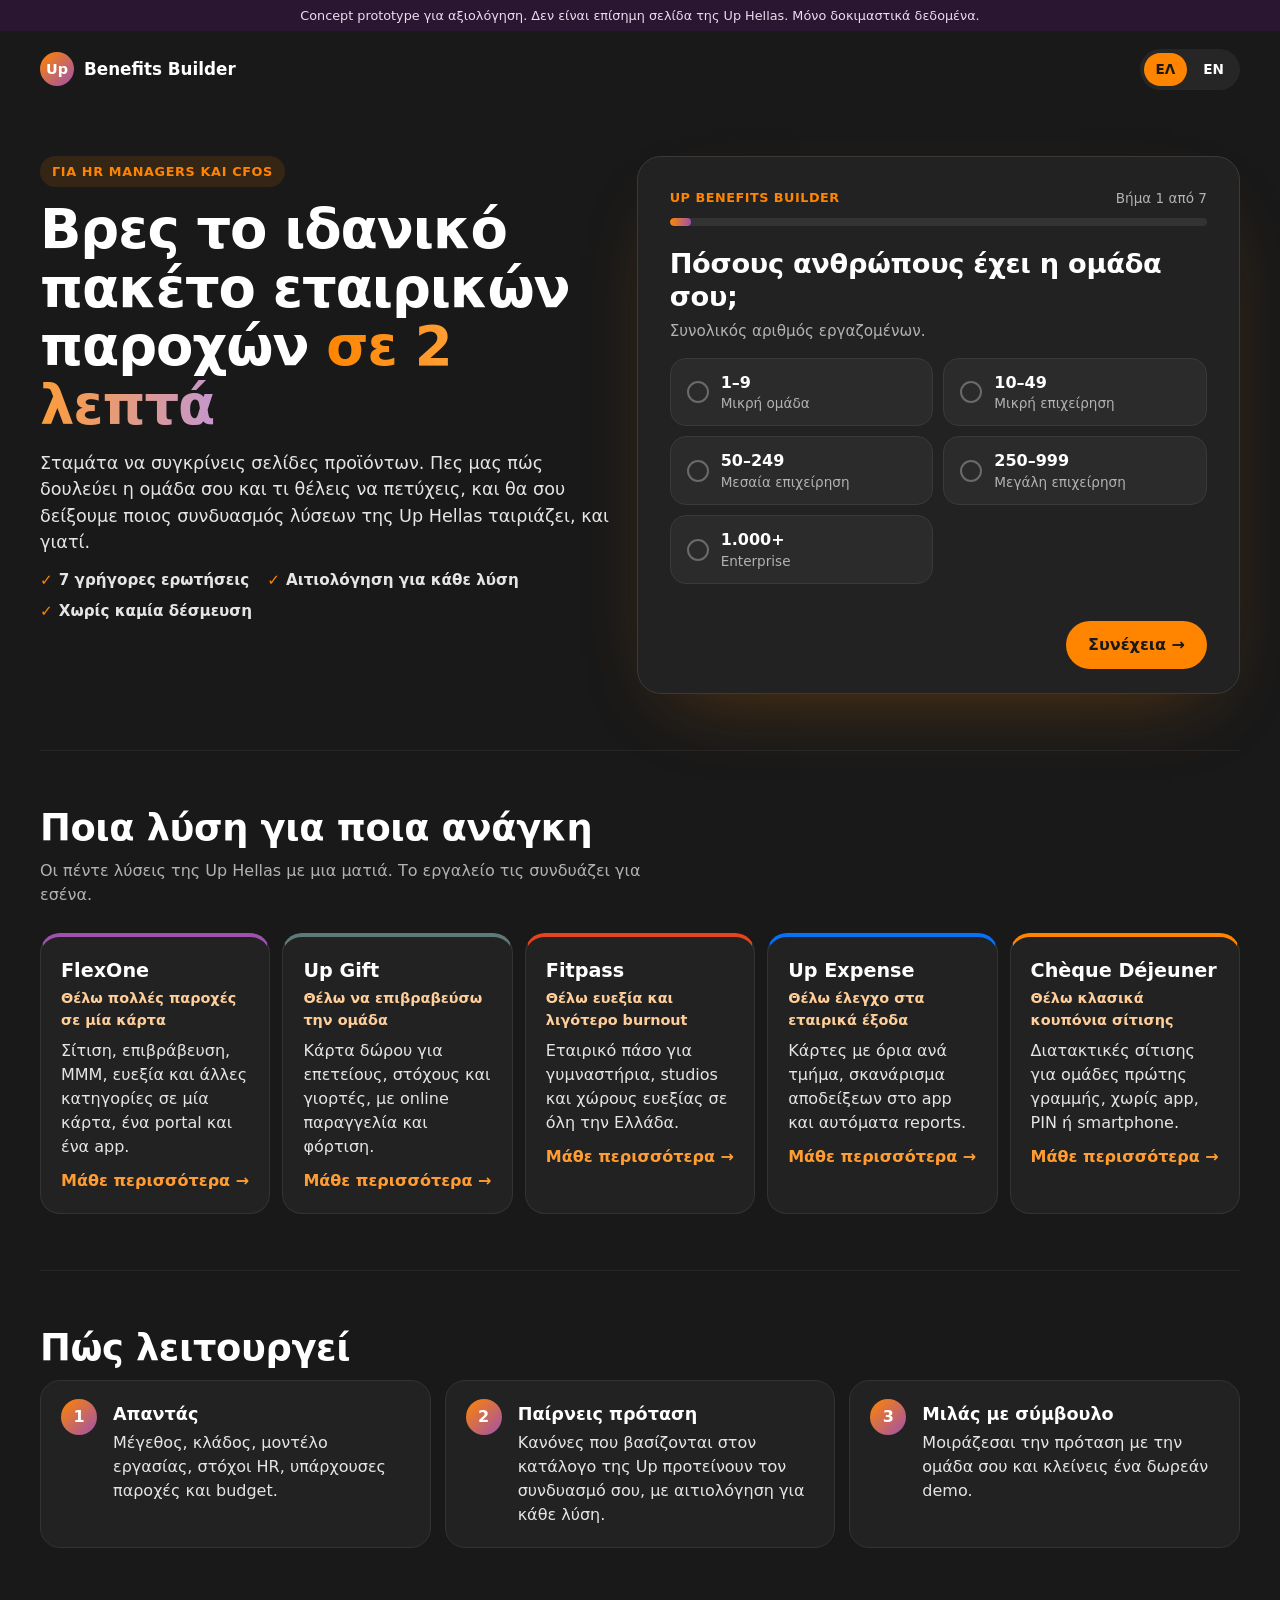
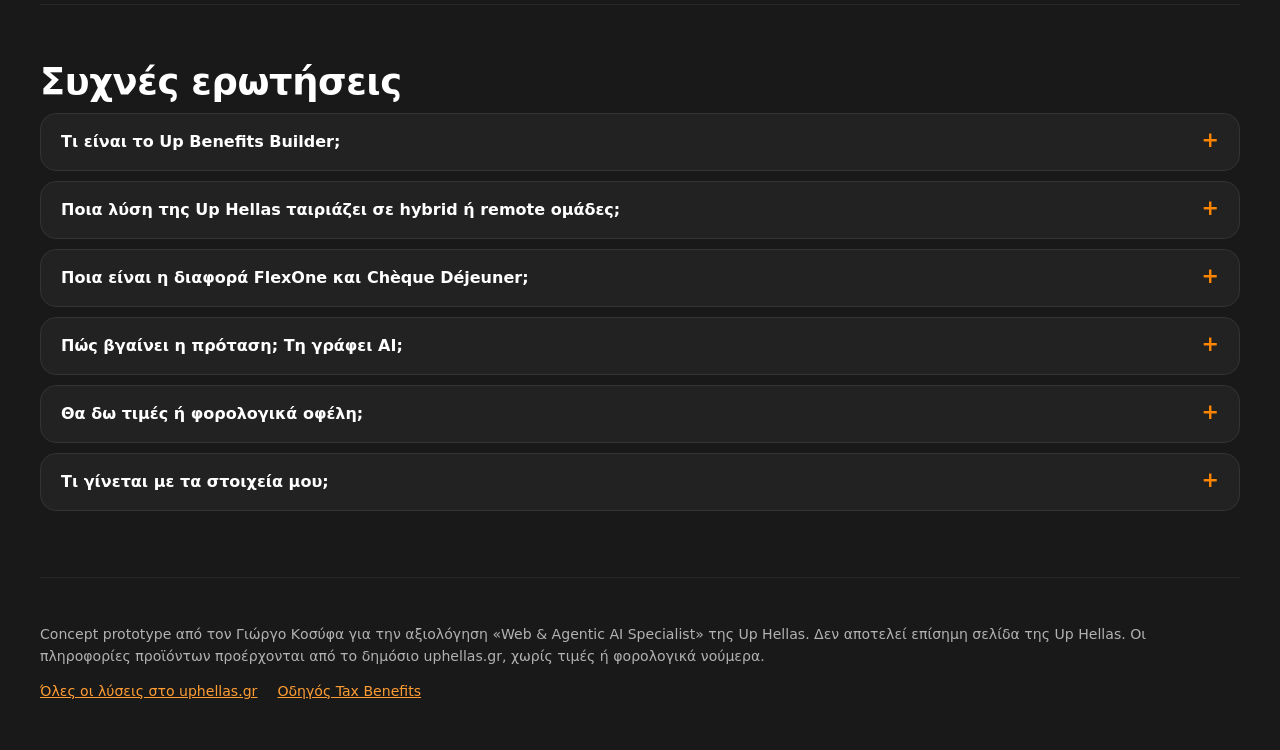
<file: repo/index.html>
<!DOCTYPE html>
<html lang="el">
<head>
<meta charset="utf-8">
<meta name="viewport" content="width=device-width, initial-scale=1">
<title>Up Benefits Builder: Βρες το ιδανικό πακέτο εταιρικών παροχών σε 2 λεπτά</title>
<meta name="description" content="Απάντησε σε 7 γρήγορες ερωτήσεις και δες ποιος συνδυασμός FlexOne, Up Gift, Fitpass, Up Expense και Chèque Déjeuner ταιριάζει στην ομάδα σου, με αιτιολόγηση για κάθε λύση.">
<meta name="robots" content="index, follow, max-image-preview:large">
<link rel="canonical" href="https://giorgoskosyfas.github.io/up-benefits-builder/">
<link rel="alternate" hreflang="el" href="https://giorgoskosyfas.github.io/up-benefits-builder/">
<link rel="alternate" hreflang="en" href="https://giorgoskosyfas.github.io/up-benefits-builder/en/">
<link rel="alternate" hreflang="x-default" href="https://giorgoskosyfas.github.io/up-benefits-builder/">
<meta name="theme-color" content="#191919">
<meta property="og:type" content="website">
<meta property="og:site_name" content="Up Benefits Builder">
<meta property="og:locale" content="el_GR">
<meta property="og:locale:alternate" content="en_GB">
<meta property="og:url" content="https://giorgoskosyfas.github.io/up-benefits-builder/">
<meta property="og:title" content="Ποιες εταιρικές παροχές ταιριάζουν στην ομάδα σου; Μάθε σε 2 λεπτά">
<meta property="og:description" content="Απάντησε σε 7 γρήγορες ερωτήσεις και δες ποιος συνδυασμός FlexOne, Up Gift, Fitpass, Up Expense και Chèque Déjeuner ταιριάζει στην ομάδα σου, με αιτιολόγηση για κάθε λύση.">
<meta property="og:image" content="https://giorgoskosyfas.github.io/up-benefits-builder/assets/og-el.png">
<meta property="og:image:width" content="1200">
<meta property="og:image:height" content="630">
<meta property="og:image:alt" content="Ποιες εταιρικές παροχές ταιριάζουν στην ομάδα σου; Μάθε σε 2 λεπτά">
<meta name="twitter:card" content="summary_large_image">
<meta name="twitter:title" content="Ποιες εταιρικές παροχές ταιριάζουν στην ομάδα σου; Μάθε σε 2 λεπτά">
<meta name="twitter:description" content="Απάντησε σε 7 γρήγορες ερωτήσεις και δες ποιος συνδυασμός FlexOne, Up Gift, Fitpass, Up Expense και Chèque Déjeuner ταιριάζει στην ομάδα σου, με αιτιολόγηση για κάθε λύση.">
<meta name="twitter:image" content="https://giorgoskosyfas.github.io/up-benefits-builder/assets/og-el.png">
<link rel="icon" href="data:image/svg+xml,%3Csvg xmlns='http://www.w3.org/2000/svg' viewBox='0 0 64 64'%3E%3Cdefs%3E%3ClinearGradient id='g' x1='0' y1='0' x2='1' y2='1'%3E%3Cstop offset='0' stop-color='%23ff8500'/%3E%3Cstop offset='1' stop-color='%239f51ae'/%3E%3C/linearGradient%3E%3C/defs%3E%3Ccircle cx='32' cy='32' r='32' fill='url(%23g)'/%3E%3Ctext x='32' y='42' font-family='Arial' font-weight='700' font-size='26' text-anchor='middle' fill='white'%3EUp%3C/text%3E%3C/svg%3E">
<style>:root{--o:#ff8500;--p:#9f51ae;--bg:#191919;--line:#333;--mut:#b2b2b2}
*{box-sizing:border-box}html{-webkit-text-size-adjust:100%}
body{margin:0;background:var(--bg);color:#fff;font-family:Linotte,Nunito,"Segoe UI",ui-rounded,system-ui,-apple-system,Roboto,Arial,sans-serif;line-height:1.5;-webkit-font-smoothing:antialiased}
a{color:#ff9d33}
.skip{position:absolute;left:-999px;top:8px;background:#fff;color:#191919;padding:8px 14px;border-radius:99px;z-index:9}.skip:focus{left:8px}
.strip{background:#2a1630;color:#ecdcef;font-size:.8rem;text-align:center;padding:6px 16px}
.wrap{max-width:1240px;margin:0 auto;padding:0 20px}
header.site{display:flex;justify-content:space-between;align-items:center;padding:18px 0}
.brand{display:flex;align-items:center;gap:10px;font-weight:800;font-size:1.05rem;color:#fff;text-decoration:none}
.brand i{display:inline-grid;place-items:center;width:34px;height:34px;border-radius:50%;background:linear-gradient(135deg,var(--o),var(--p));font-style:normal;font-size:.9rem;color:#fff}
.lang{display:flex;gap:4px;background:#262626;border-radius:99px;padding:4px}
.lang a,.lang span{padding:6px 12px;border-radius:99px;font-size:.85rem;font-weight:700;text-decoration:none;color:#fff}
.lang span{background:var(--o);color:#191919}
.hero{display:grid;gap:22px;padding:12px 0 56px}
.eyebrow{display:inline-block;font-size:.8rem;font-weight:800;letter-spacing:.05em;text-transform:uppercase;color:var(--o);background:rgba(255,133,0,.12);padding:6px 12px;border-radius:99px}
h1{font-size:clamp(2rem,6vw,3.4rem);line-height:1.08;letter-spacing:-.02em;margin:14px 0 14px;font-weight:800}
h1 span{background:linear-gradient(90deg,var(--o),#ff9d33 40%,#c697ce);-webkit-background-clip:text;background-clip:text;color:transparent}
.lead{font-size:1rem;color:#e5e5e5;max-width:36em;margin:0 0 14px}@media(min-width:600px){.lead{font-size:1.1rem}}
.ticks{list-style:none;padding:0;margin:0;display:flex;flex-wrap:wrap;gap:8px 18px;color:#e5e5e5;font-weight:700;font-size:.95rem}
.ticks li::before{content:"✓";color:var(--o);margin-right:6px}
@media(min-width:960px){.hero{grid-template-columns:1fr 1.05fr;align-items:start;padding-top:48px}.hero-copy{position:sticky;top:32px}}#ubb-root{min-height:520px}.ubb{--ubb-orange:#ff8500;--ubb-orange-2:#ff9d33;--ubb-purple:#9f51ae;--ubb-bg:#222;--ubb-bg-2:#2b2b2b;--ubb-line:#3a3a3a;--ubb-text:#fff;--ubb-muted:#b2b2b2;--ubb-err:#ff8a7a;  font-family:Linotte,Nunito,"Segoe UI",ui-rounded,system-ui,-apple-system,Roboto,Arial,sans-serif;color:var(--ubb-text);  background:var(--ubb-bg);border:1px solid var(--ubb-line);border-radius:24px;padding:24px 20px 20px;box-shadow:0 30px 80px -40px rgba(255,133,0,.35);  line-height:1.45;-webkit-font-smoothing:antialiased;text-align:left}.ubb *,.ubb *::before,.ubb *::after{box-sizing:border-box}.ubb :focus-visible{outline:3px solid var(--ubb-orange-2);outline-offset:2px;border-radius:8px}.ubb [data-focus]:focus{outline:none}.ubb-top{display:flex;justify-content:space-between;align-items:center;gap:12px;margin-bottom:10px}.ubb-eyebrow{font-size:.8rem;font-weight:700;letter-spacing:.04em;text-transform:uppercase;color:var(--ubb-orange)}.ubb-count{font-size:.85rem;color:var(--ubb-muted);font-variant-numeric:tabular-nums}.ubb-progress{height:8px;border-radius:99px;background:#333;overflow:hidden;margin-bottom:22px}.ubb-progress span{display:block;height:100%;border-radius:99px;background:linear-gradient(90deg,var(--ubb-orange),var(--ubb-purple));transition:width .35s ease}.ubb fieldset{border:0;margin:0;padding:0;min-width:0}.ubb legend{padding:0;margin-bottom:16px;width:100%}.ubb-q{display:block;font-size:1.45rem;font-weight:800;line-height:1.2;letter-spacing:-.01em}.ubb-hint{display:block;margin-top:6px;color:var(--ubb-muted);font-size:.95rem}.ubb-opts{display:grid;gap:10px}.ubb-opt{position:relative;display:flex;align-items:center;gap:12px;min-height:56px;padding:12px 16px;border:1.5px solid var(--ubb-line);border-radius:16px;background:var(--ubb-bg-2);cursor:pointer;transition:border-color .15s,background .15s,transform .1s}.ubb-opt:hover{border-color:#5a5a5a}.ubb-opt:active{transform:scale(.99)}.ubb-opt input{position:absolute;opacity:0;width:1px;height:1px}.ubb-opt:focus-within{outline:3px solid var(--ubb-orange-2);outline-offset:2px}.ubb-opt.is-on{border-color:var(--ubb-orange);background:rgba(255,133,0,.12)}.ubb-opt-mark{flex:0 0 22px;height:22px;border-radius:50%;border:2px solid #6a6a6a;display:grid;place-items:center;transition:all .15s}.ubb-opt input[type=checkbox]~.ubb-opt-mark{border-radius:7px}.ubb-opt.is-on .ubb-opt-mark{border-color:var(--ubb-orange);background:var(--ubb-orange)}.ubb-opt.is-on .ubb-opt-mark::after{content:"";width:10px;height:6px;border:2.5px solid #191919;border-top:0;border-right:0;transform:rotate(-45deg) translate(1px,-1px)}.ubb-opt-text{display:flex;flex-direction:column}.ubb-opt-title{font-weight:700;font-size:1rem}.ubb-opt-sub{font-size:.85rem;color:var(--ubb-muted)}.ubb-error{min-height:1.3em;margin:10px 0 0;color:var(--ubb-err);font-size:.9rem;font-weight:600}.ubb-nav{display:flex;justify-content:space-between;align-items:center;gap:12px;margin-top:8px}.ubb-btn{appearance:none;display:inline-flex;align-items:center;justify-content:center;gap:6px;min-height:48px;padding:12px 22px;border-radius:999px;border:0;font:inherit;font-weight:800;font-size:1rem;cursor:pointer;text-decoration:none;transition:transform .1s,filter .15s,background .15s}.ubb-btn:active{transform:scale(.98)}.ubb-btn-primary{background:var(--ubb-orange);color:#191919}.ubb-btn-primary:hover{filter:brightness(1.08)}.ubb-btn-primary:disabled{opacity:.7;cursor:progress}.ubb-btn-ghost{background:transparent;color:#fff;border:1.5px solid #4d4d4d}.ubb-btn-ghost:hover{border-color:#fff}.ubb-btn-block{width:100%}.ubb-link{background:none;border:0;padding:0;font:inherit;color:var(--ubb-orange-2);font-weight:700;cursor:pointer;text-decoration:underline;text-underline-offset:3px}.ubb-h2{font-size:1.7rem;font-weight:800;line-height:1.15;margin:6px 0 8px;letter-spacing:-.01em}.ubb-h3{font-size:1.15rem;font-weight:800;margin:0 0 6px}.ubb-lead{color:#e5e5e5;margin:0 0 16px}.ubb-sub{color:var(--ubb-muted);margin:0 0 16px;font-size:.95rem}.ubb-micro{color:#8f8f8f;font-size:.8rem;margin:10px 0 0}.ubb-micro a,.ubb-check a{color:var(--ubb-orange-2)}.ubb-banner{background:rgba(159,81,174,.18);border:1px solid rgba(159,81,174,.5);border-radius:14px;padding:10px 14px;margin-bottom:16px;font-size:.92rem}.ubb-chips{list-style:none;margin:0;padding:0;display:grid;gap:8px}.ubb-chip{display:flex;align-items:center;gap:10px;padding:12px 16px;border-radius:999px;background:var(--ubb-bg-2);border:1px solid var(--ubb-line)}.ubb-dot{width:12px;height:12px;border-radius:50%;background:var(--c);box-shadow:0 0 0 4px color-mix(in srgb,var(--c) 25%,transparent)}.ubb-chip-name{font-weight:800;flex:1}.ubb-chip-match{font-size:.82rem;font-weight:700;color:#ffce99;white-space:nowrap}.ubb-peek{display:grid;gap:8px;margin:14px 0 4px;filter:blur(3px);opacity:.5}.ubb-peek span{height:12px;border-radius:6px;background:linear-gradient(90deg,#3a3a3a,#2b2b2b)}.ubb-peek span:nth-child(2){width:85%}.ubb-peek span:nth-child(3){width:60%}.ubb-gate{margin-top:18px;padding:20px;border-radius:20px;background:linear-gradient(160deg,rgba(255,133,0,.14),rgba(159,81,174,.14));border:1px solid rgba(255,133,0,.35)}.ubb-field{margin-bottom:6px}.ubb-field label{display:block;font-weight:700;font-size:.92rem;margin-bottom:6px}.ubb-opt-label{font-weight:500;color:var(--ubb-muted)}.ubb-field input{width:100%;min-height:48px;padding:12px 14px;border-radius:12px;border:1.5px solid #4d4d4d;background:#1c1c1c;color:#fff;font:inherit;font-size:16px}.ubb-field input:focus{border-color:var(--ubb-orange);outline:none;box-shadow:0 0 0 3px rgba(255,133,0,.3)}.ubb-field input[aria-invalid=true]{border-color:var(--ubb-err)}.ubb-field .ubb-error{margin-top:4px;min-height:1.1em;font-size:.82rem}.ubb-field-hint{display:block;margin-top:6px;font-size:.82rem;color:#ffce99}.ubb-hp{position:absolute;left:-9999px;width:1px;height:1px;overflow:hidden}.ubb-check{display:flex;gap:10px;align-items:flex-start;font-size:.88rem;color:#e5e5e5;cursor:pointer;margin-top:6px}.ubb-check input{width:20px;height:20px;margin-top:1px;accent-color:var(--ubb-orange);flex:0 0 20px}.ubb-check+.ubb-error{margin:4px 0 8px;min-height:1.1em;font-size:.82rem}.ubb-foot{margin-top:16px;text-align:center}.ubb-res-head{margin-bottom:14px}.ubb-summary{padding:18px;border-radius:18px;background:var(--ubb-bg-2);border:1px solid var(--ubb-line);margin-bottom:16px}.ubb-summary-head{display:flex;align-items:center;gap:8px}.ubb-summary-head .ubb-h3{margin:0}.ubb-ai{font-size:.7rem;font-weight:800;padding:3px 8px;border-radius:99px;background:linear-gradient(90deg,var(--ubb-orange),var(--ubb-purple));color:#fff}.ubb-summary-text{margin:10px 0 0;font-size:1.02rem;color:#f2f2f2}.ubb-skel{display:grid;gap:8px;margin-top:12px}.ubb-skel span{height:12px;border-radius:6px;background:linear-gradient(90deg,#333 0%,#444 50%,#333 100%);background-size:200% 100%;animation:ubb-sh 1.2s infinite}.ubb-skel span:nth-child(2){width:90%}.ubb-skel span:nth-child(3){width:70%}@keyframes ubb-sh{to{background-position:-200% 0}}.ubb-cards{display:grid;gap:12px}.ubb-card{position:relative;padding:18px 18px 16px;border-radius:18px;background:var(--ubb-bg-2);border:1px solid var(--ubb-line);overflow:hidden}.ubb-card::before{content:"";position:absolute;inset:0 auto 0 0;width:5px;background:var(--c)}.ubb-card.is-core{border-color:color-mix(in srgb,var(--c) 60%,#3a3a3a);background:linear-gradient(160deg,color-mix(in srgb,var(--c) 16%,#2b2b2b),#2b2b2b 60%)}.ubb-card-head{display:flex;justify-content:space-between;gap:8px;align-items:center}.ubb-role{font-size:.75rem;font-weight:800;text-transform:uppercase;letter-spacing:.04em;color:#ffce99}.ubb-card-title{font-size:1.35rem;font-weight:800;margin:6px 0 2px}.ubb-card-tag{color:var(--ubb-muted);margin:0 0 10px;font-size:.95rem}.ubb-reasons{margin:0 0 10px;padding:0;list-style:none;display:grid;gap:8px}.ubb-reasons li{position:relative;padding-left:24px;font-size:.95rem}.ubb-reasons li::before{content:"";position:absolute;left:2px;top:.35em;width:12px;height:7px;border:2.5px solid var(--ubb-orange);border-top:0;border-right:0;transform:rotate(-45deg)}.ubb-plan{font-size:.9rem;margin:0 0 10px;color:#e5e5e5}.ubb-plan span{color:var(--ubb-muted)}.ubb-more{color:var(--ubb-orange-2);font-weight:800;text-decoration:none}.ubb-more:hover{text-decoration:underline}.ubb-cta{margin-top:16px;padding:20px;border-radius:20px;background:linear-gradient(120deg,#ff8500,#c9631f 45%,#8f499c);color:#fff}.ubb-cta p{margin:0 0 14px;color:#fff}.ubb-cta .ubb-btn-primary{background:#fff;color:#191919}.ubb-share{margin-top:16px;display:grid;gap:12px;padding:18px;border-radius:18px;border:1px dashed #4d4d4d}.ubb-share .ubb-sub{margin:0}.ubb-share-btns{display:flex;flex-wrap:wrap;gap:8px}.ubb-share-btns .ubb-btn{min-height:44px;padding:10px 16px;font-size:.92rem}.ubb-disclaimer{text-align:center}@media (min-width:600px){  .ubb{padding:32px 32px 24px}  .ubb-opts{grid-template-columns:1fr 1fr}  .ubb-q{font-size:1.7rem}  .ubb-h2{font-size:2rem}  .ubb-chips{grid-template-columns:1fr 1fr}  .ubb-gate{padding:24px}  .ubb-gate .ubb-field:nth-of-type(n){display:block}}@media (prefers-reduced-motion:reduce){.ubb *{transition:none!important;animation:none!important}}</style>
<script type="application/ld+json">{"@context": "https://schema.org", "@graph": [{"@type": "WebPage", "@id": "https://giorgoskosyfas.github.io/up-benefits-builder/#webpage", "url": "https://giorgoskosyfas.github.io/up-benefits-builder/", "name": "Up Benefits Builder: Βρες το ιδανικό πακέτο εταιρικών παροχών σε 2 λεπτά", "description": "Απάντησε σε 7 γρήγορες ερωτήσεις και δες ποιος συνδυασμός FlexOne, Up Gift, Fitpass, Up Expense και Chèque Déjeuner ταιριάζει στην ομάδα σου, με αιτιολόγηση για κάθε λύση.", "inLanguage": "el-GR", "isPartOf": {"@id": "https://giorgoskosyfas.github.io/up-benefits-builder/#website"}, "about": {"@id": "https://giorgoskosyfas.github.io/up-benefits-builder/#app"}, "primaryImageOfPage": "https://giorgoskosyfas.github.io/up-benefits-builder/assets/og-el.png", "breadcrumb": {"@id": "https://giorgoskosyfas.github.io/up-benefits-builder/#breadcrumb"}, "dateModified": "2026-11-18"}, {"@type": "WebSite", "@id": "https://giorgoskosyfas.github.io/up-benefits-builder/#website", "url": "https://giorgoskosyfas.github.io/up-benefits-builder/", "name": "Up Benefits Builder", "inLanguage": ["el-GR", "en"]}, {"@type": "WebApplication", "@id": "https://giorgoskosyfas.github.io/up-benefits-builder/#app", "name": "Up Benefits Builder", "url": "https://giorgoskosyfas.github.io/up-benefits-builder/", "applicationCategory": "BusinessApplication", "operatingSystem": "Any (web browser)", "isAccessibleForFree": true, "inLanguage": ["el-GR", "en"], "description": "Απάντησε σε 7 γρήγορες ερωτήσεις και δες ποιος συνδυασμός FlexOne, Up Gift, Fitpass, Up Expense και Chèque Déjeuner ταιριάζει στην ομάδα σου, με αιτιολόγηση για κάθε λύση.", "about": [{"@type": "Product", "name": "FlexOne", "url": "https://uphellas.gr/proionta/flexone", "brand": {"@type": "Brand", "name": "Up Hellas"}}, {"@type": "Product", "name": "Up Gift", "url": "https://uphellas.gr/proionta/up-gift", "brand": {"@type": "Brand", "name": "Up Hellas"}}, {"@type": "Product", "name": "Fitpass", "url": "https://uphellas.gr/proionta/fitpass", "brand": {"@type": "Brand", "name": "Up Hellas"}}, {"@type": "Product", "name": "Up Expense", "url": "https://uphellas.gr/proionta/up-expense", "brand": {"@type": "Brand", "name": "Up Hellas"}}, {"@type": "Product", "name": "Chèque Déjeuner", "url": "https://uphellas.gr/proionta/cheque-dejeuner", "brand": {"@type": "Brand", "name": "Up Hellas"}}], "creator": {"@type": "Person", "name": "Giorgos Kosyfas", "jobTitle": "Graphic & Web Designer"}}, {"@type": "FAQPage", "@id": "https://giorgoskosyfas.github.io/up-benefits-builder/#faq", "inLanguage": "el-GR", "mainEntity": [{"@type": "Question", "name": "Τι είναι το Up Benefits Builder;", "acceptedAnswer": {"@type": "Answer", "text": "Είναι ένα δωρεάν διαδραστικό εργαλείο 7 ερωτήσεων που προτείνει ποιος συνδυασμός λύσεων της Up Hellas (FlexOne, Up Gift, Fitpass, Up Expense και Chèque Déjeuner) ταιριάζει σε μια ελληνική επιχείρηση, με σύντομη αιτιολόγηση για κάθε λύση."}}, {"@type": "Question", "name": "Ποια λύση της Up Hellas ταιριάζει σε hybrid ή remote ομάδες;", "acceptedAnswer": {"@type": "Answer", "text": "Για hybrid και remote ομάδες το εργαλείο προτείνει συνήθως το FlexOne, γιατί προσφέρει ψηφιακές κάρτες και κατηγορίες όπως WFH και ΜΜΜ σε μία κάρτα. Αν ο στόχος είναι η ευεξία, προσθέτει το Fitpass, που περιλαμβάνει και online training."}}, {"@type": "Question", "name": "Ποια είναι η διαφορά FlexOne και Chèque Déjeuner;", "acceptedAnswer": {"@type": "Answer", "text": "Το FlexOne είναι μία ψηφιακή και φυσική κάρτα με πολλές κατηγορίες παροχών και app για τους εργαζομένους. Το Chèque Déjeuner είναι κλασικές διατακτικές σίτισης, ιδανικές για ομάδες πρώτης γραμμής που προτιμούν να πληρώνουν χωρίς app ή smartphone."}}, {"@type": "Question", "name": "Πώς βγαίνει η πρόταση; Τη γράφει AI;", "acceptedAnswer": {"@type": "Answer", "text": "Η επιλογή των λύσεων γίνεται με διαφανείς κανόνες, με βάση τις απαντήσεις σου. Το AI γράφει μόνο μια σύντομη προσωποποιημένη σύνοψη, μέσα από κλειστό κατάλογο προϊόντων, και δεν επιτρέπεται να αναφέρει τιμές, ποσά ή φορολογικά όρια."}}, {"@type": "Question", "name": "Θα δω τιμές ή φορολογικά οφέλη;", "acceptedAnswer": {"@type": "Answer", "text": "Όχι. Τιμές, πλάνα και φορολογικά οφέλη εξαρτώνται από την επιχείρησή σου και τα επιβεβαιώνει ένας σύμβουλος. Για τη γενική εικόνα δες τον Οδηγό Tax Benefits της Up Hellas."}}, {"@type": "Question", "name": "Τι γίνεται με τα στοιχεία μου;", "acceptedAnswer": {"@type": "Answer", "text": "Οι απαντήσεις στο quiz δεν περιέχουν προσωπικά δεδομένα. Το όνομα, το email και το τηλέφωνό σου πηγαίνουν μόνο στην ομάδα πωλήσεων για να επικοινωνήσει μαζί σου και δεν στέλνονται ποτέ στο μοντέλο AI."}}]}, {"@type": "BreadcrumbList", "@id": "https://giorgoskosyfas.github.io/up-benefits-builder/#breadcrumb", "itemListElement": [{"@type": "ListItem", "position": 1, "name": "Αρχική", "item": "https://giorgoskosyfas.github.io/up-benefits-builder/"}]}]}</script>
<script>window.dataLayer=window.dataLayer||[];window.UBB_CONFIG={"summaryEndpoint": "https://giorgos.app.n8n.cloud/webhook/ubb-summary", "leadEndpoint": "https://giorgos.app.n8n.cloud/webhook/ubb-lead"};</script>
<script>(function(w,d,s,l,i){w[l]=w[l]||[];w[l].push({'gtm.start':new Date().getTime(),event:'gtm.js'});var f=d.getElementsByTagName(s)[0],j=d.createElement(s),dl=l!='dataLayer'?'&l='+l:'';j.async=true;j.src='https://www.googletagmanager.com/gtm.js?id='+i+dl;f.parentNode.insertBefore(j,f);})(window,document,'script','dataLayer','GTM-KN68L2MD');</script>
</head>
<body>
<noscript><iframe src="https://www.googletagmanager.com/ns.html?id=GTM-KN68L2MD" height="0" width="0" style="display:none;visibility:hidden"></iframe></noscript>
<a class="skip" href="#tool">Μετάβαση στο εργαλείο</a>
<div class="strip" role="note">Concept prototype για αξιολόγηση. Δεν είναι επίσημη σελίδα της Up Hellas. Μόνο δοκιμαστικά δεδομένα.</div>
<div class="wrap">
<header class="site">
  <a class="brand" href="https://giorgoskosyfas.github.io/up-benefits-builder/"><i aria-hidden="true">Up</i>Benefits Builder</a>
  <nav class="lang" aria-label="Language"><span aria-current="page">ΕΛ</span><a href="https://giorgoskosyfas.github.io/up-benefits-builder/en/" hreflang="en" lang="en">EN</a></nav>
</header>
<main>
<section class="hero">
  <div class="hero-copy">
    <span class="eyebrow">Για HR managers και CFOs</span>
    <h1>Βρες το ιδανικό πακέτο εταιρικών παροχών <span>σε 2 λεπτά</span></h1>
    <p class="lead">Σταμάτα να συγκρίνεις σελίδες προϊόντων. Πες μας πώς δουλεύει η ομάδα σου και τι θέλεις να πετύχεις, και θα σου δείξουμε ποιος συνδυασμός λύσεων της Up Hellas ταιριάζει, και γιατί.</p>
    <ul class="ticks"><li>7 γρήγορες ερωτήσεις</li><li>Αιτιολόγηση για κάθε λύση</li><li>Χωρίς καμία δέσμευση</li></ul>
  </div>
  <div id="tool"><div id="ubb-root" data-lang="el"><noscript><p>Το εργαλείο χρειάζεται JavaScript. Δες όλες τις λύσεις στο <a href="https://uphellas.gr/proionta/ta-proionta-mas">uphellas.gr</a>.</p></noscript></div></div>
</section>
<section class="block" aria-labelledby="needs-h">
  <h2 id="needs-h">Ποια λύση για ποια ανάγκη</h2><p class="sub">Οι πέντε λύσεις της Up Hellas με μια ματιά. Το εργαλείο τις συνδυάζει για εσένα.</p>
  <div class="needs"><article class="need" style="--c:#9f51ae"><h3>FlexOne</h3><strong>Θέλω πολλές παροχές σε μία κάρτα</strong><p>Σίτιση, επιβράβευση, ΜΜΜ, ευεξία και άλλες κατηγορίες σε μία κάρτα, ένα portal και ένα app.</p><a href="https://uphellas.gr/proionta/flexone" rel="noopener">Μάθε περισσότερα →</a></article><article class="need" style="--c:#5e7a78"><h3>Up Gift</h3><strong>Θέλω να επιβραβεύσω την ομάδα</strong><p>Κάρτα δώρου για επετείους, στόχους και γιορτές, με online παραγγελία και φόρτιση.</p><a href="https://uphellas.gr/proionta/up-gift" rel="noopener">Μάθε περισσότερα →</a></article><article class="need" style="--c:#e6441f"><h3>Fitpass</h3><strong>Θέλω ευεξία και λιγότερο burnout</strong><p>Εταιρικό πάσο για γυμναστήρια, studios και χώρους ευεξίας σε όλη την Ελλάδα.</p><a href="https://uphellas.gr/proionta/fitpass" rel="noopener">Μάθε περισσότερα →</a></article><article class="need" style="--c:#0772f8"><h3>Up Expense</h3><strong>Θέλω έλεγχο στα εταιρικά έξοδα</strong><p>Κάρτες με όρια ανά τμήμα, σκανάρισμα αποδείξεων στο app και αυτόματα reports.</p><a href="https://uphellas.gr/proionta/up-expense" rel="noopener">Μάθε περισσότερα →</a></article><article class="need" style="--c:#ff8500"><h3>Chèque Déjeuner</h3><strong>Θέλω κλασικά κουπόνια σίτισης</strong><p>Διατακτικές σίτισης για ομάδες πρώτης γραμμής, χωρίς app, PIN ή smartphone.</p><a href="https://uphellas.gr/proionta/cheque-dejeuner" rel="noopener">Μάθε περισσότερα →</a></article></div>
</section>
<section class="block" aria-labelledby="how-h">
  <h2 id="how-h">Πώς λειτουργεί</h2>
  <ol class="steps"><li><h3>Απαντάς</h3><p>Μέγεθος, κλάδος, μοντέλο εργασίας, στόχοι HR, υπάρχουσες παροχές και budget.</p></li><li><h3>Παίρνεις πρόταση</h3><p>Κανόνες που βασίζονται στον κατάλογο της Up προτείνουν τον συνδυασμό σου, με αιτιολόγηση για κάθε λύση.</p></li><li><h3>Μιλάς με σύμβουλο</h3><p>Μοιράζεσαι την πρόταση με την ομάδα σου και κλείνεις ένα δωρεάν demo.</p></li></ol>
</section>
<section class="block faq" aria-labelledby="faq-h">
  <h2 id="faq-h">Συχνές ερωτήσεις</h2>
  <details><summary>Τι είναι το Up Benefits Builder;</summary><p>Είναι ένα δωρεάν διαδραστικό εργαλείο 7 ερωτήσεων που προτείνει ποιος συνδυασμός λύσεων της Up Hellas (FlexOne, Up Gift, Fitpass, Up Expense και Chèque Déjeuner) ταιριάζει σε μια ελληνική επιχείρηση, με σύντομη αιτιολόγηση για κάθε λύση.</p></details><details><summary>Ποια λύση της Up Hellas ταιριάζει σε hybrid ή remote ομάδες;</summary><p>Για hybrid και remote ομάδες το εργαλείο προτείνει συνήθως το FlexOne, γιατί προσφέρει ψηφιακές κάρτες και κατηγορίες όπως WFH και ΜΜΜ σε μία κάρτα. Αν ο στόχος είναι η ευεξία, προσθέτει το Fitpass, που περιλαμβάνει και online training.</p></details><details><summary>Ποια είναι η διαφορά FlexOne και Chèque Déjeuner;</summary><p>Το FlexOne είναι μία ψηφιακή και φυσική κάρτα με πολλές κατηγορίες παροχών και app για τους εργαζομένους. Το Chèque Déjeuner είναι κλασικές διατακτικές σίτισης, ιδανικές για ομάδες πρώτης γραμμής που προτιμούν να πληρώνουν χωρίς app ή smartphone.</p></details><details><summary>Πώς βγαίνει η πρόταση; Τη γράφει AI;</summary><p>Η επιλογή των λύσεων γίνεται με διαφανείς κανόνες, με βάση τις απαντήσεις σου. Το AI γράφει μόνο μια σύντομη προσωποποιημένη σύνοψη, μέσα από κλειστό κατάλογο προϊόντων, και δεν επιτρέπεται να αναφέρει τιμές, ποσά ή φορολογικά όρια.</p></details><details><summary>Θα δω τιμές ή φορολογικά οφέλη;</summary><p>Όχι. Τιμές, πλάνα και φορολογικά οφέλη εξαρτώνται από την επιχείρησή σου και τα επιβεβαιώνει ένας σύμβουλος. Για τη γενική εικόνα δες τον Οδηγό Tax Benefits της Up Hellas.</p></details><details><summary>Τι γίνεται με τα στοιχεία μου;</summary><p>Οι απαντήσεις στο quiz δεν περιέχουν προσωπικά δεδομένα. Το όνομα, το email και το τηλέφωνό σου πηγαίνουν μόνο στην ομάδα πωλήσεων για να επικοινωνήσει μαζί σου και δεν στέλνονται ποτέ στο μοντέλο AI.</p></details>
</section>
</main>
<footer class="site"><p>Concept prototype από τον Γιώργο Κοσύφα για την αξιολόγηση «Web & Agentic AI Specialist» της Up Hellas. Δεν αποτελεί επίσημη σελίδα της Up Hellas. Οι πληροφορίες προϊόντων προέρχονται από το δημόσιο uphellas.gr, χωρίς τιμές ή φορολογικά νούμερα.</p><nav><a href="https://uphellas.gr/proionta/ta-proionta-mas" rel="noopener">Όλες οι λύσεις στο uphellas.gr</a><a href="https://uphellas.gr/tax-benefits" rel="noopener">Οδηγός Tax Benefits</a></nav></footer>
</div>
<style>section.block{padding:56px 0;border-top:1px solid #262626}
h2{font-size:clamp(1.6rem,4vw,2.3rem);line-height:1.15;margin:0 0 10px;letter-spacing:-.01em}
.sub{color:var(--mut);margin:0 0 26px;max-width:40em}
.needs{display:grid;gap:12px}
.need{background:#222;border:1px solid var(--line);border-radius:20px;padding:20px;border-top:4px solid var(--c)}
.need h3{margin:0 0 2px;font-size:1.2rem}.need strong{display:block;color:#ffce99;font-size:.9rem;margin-bottom:8px}.need p{margin:0 0 10px;color:#e5e5e5}
.need a{font-weight:800;text-decoration:none}
@media(min-width:700px){.needs{grid-template-columns:repeat(2,1fr)}}@media(min-width:1100px){.needs{grid-template-columns:repeat(5,1fr)}}
.steps{display:grid;gap:14px;counter-reset:s;list-style:none;padding:0;margin:0}
.steps li{background:#222;border:1px solid var(--line);border-radius:20px;padding:20px 20px 20px 72px;position:relative;counter-increment:s}
.steps li::before{content:counter(s);position:absolute;left:20px;top:18px;width:36px;height:36px;border-radius:50%;display:grid;place-items:center;font-weight:800;background:linear-gradient(135deg,var(--o),var(--p))}
.steps h3{margin:0 0 4px;font-size:1.1rem}.steps p{margin:0;color:#e5e5e5}
@media(min-width:800px){.steps{grid-template-columns:repeat(3,1fr)}}
.faq details{background:#222;border:1px solid var(--line);border-radius:16px;margin-bottom:10px}
.faq summary{cursor:pointer;padding:16px 20px;font-weight:800;list-style:none;display:flex;justify-content:space-between;gap:12px}
.faq summary::-webkit-details-marker{display:none}.faq summary::after{content:"+";color:var(--o);font-size:1.3rem;line-height:1}
.faq details[open] summary::after{content:"–"}.faq details p{margin:0;padding:0 20px 18px;color:#e5e5e5}
footer.site{border-top:1px solid #262626;padding:32px 0 48px;color:var(--mut);font-size:.88rem}
footer.site nav{display:flex;flex-wrap:wrap;gap:8px 20px;margin-top:10px}</style>
<script src="assets/ubb.js" defer></script>
</body>
</html>
</file>
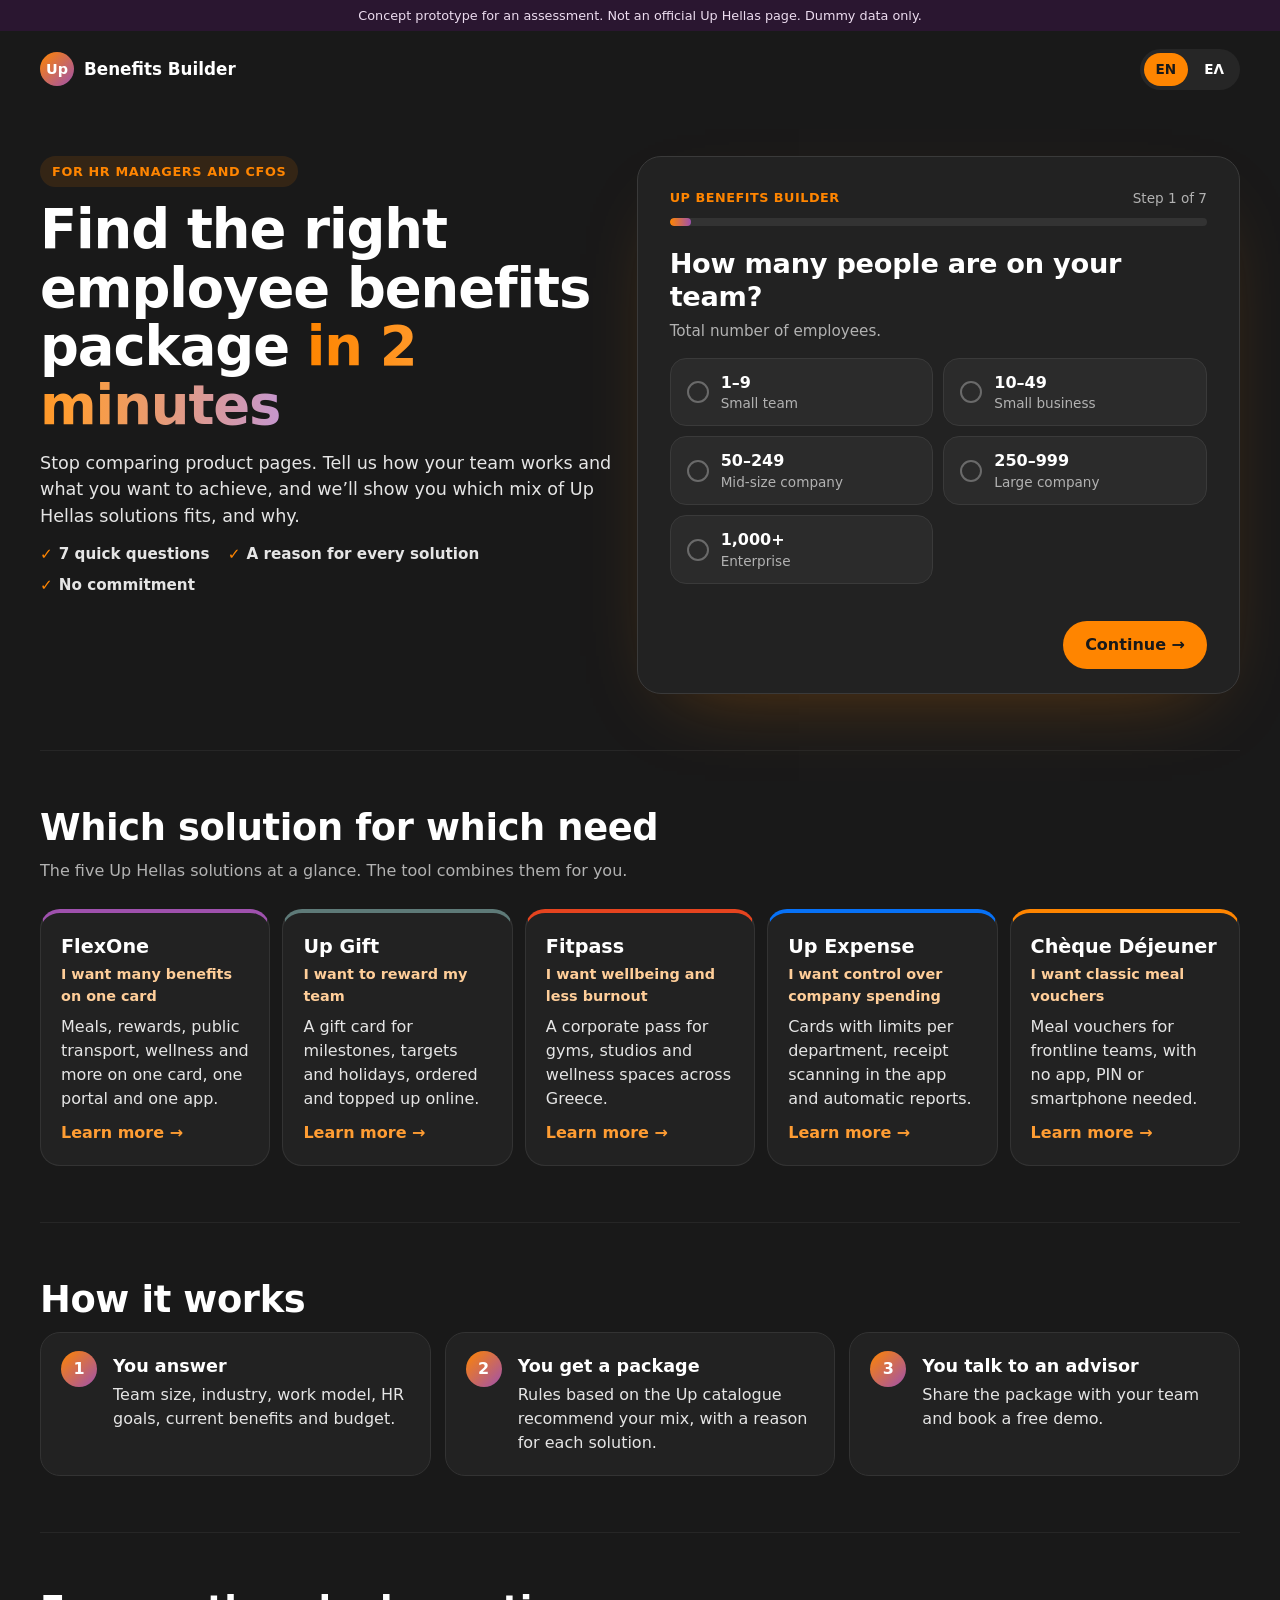
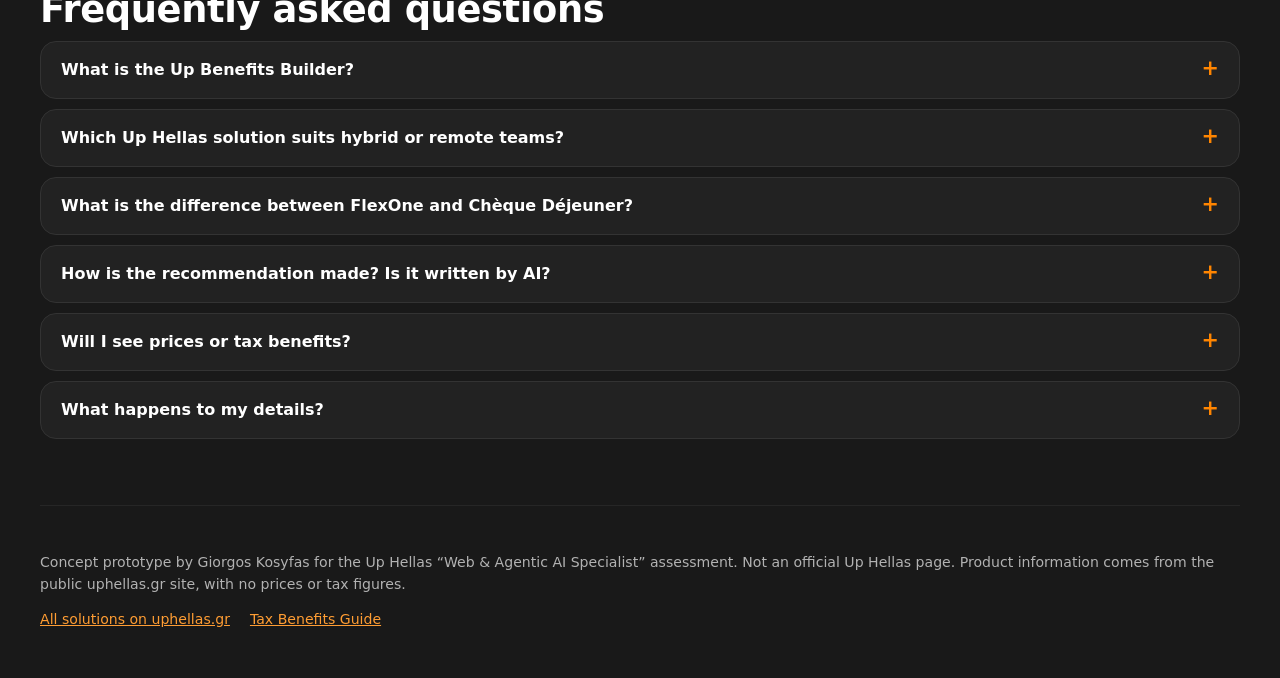
<file: repo/en/index.html>
<!DOCTYPE html>
<html lang="en">
<head>
<meta charset="utf-8">
<meta name="viewport" content="width=device-width, initial-scale=1">
<title>Up Benefits Builder: Find the right employee benefits package in 2 minutes</title>
<meta name="description" content="Answer 7 quick questions and see which mix of FlexOne, Up Gift, Fitpass, Up Expense and Chèque Déjeuner fits your team, with a reason for each solution.">
<meta name="robots" content="index, follow, max-image-preview:large">
<link rel="canonical" href="https://giorgoskosyfas.github.io/up-benefits-builder/en/">
<link rel="alternate" hreflang="el" href="https://giorgoskosyfas.github.io/up-benefits-builder/">
<link rel="alternate" hreflang="en" href="https://giorgoskosyfas.github.io/up-benefits-builder/en/">
<link rel="alternate" hreflang="x-default" href="https://giorgoskosyfas.github.io/up-benefits-builder/">
<meta name="theme-color" content="#191919">
<meta property="og:type" content="website">
<meta property="og:site_name" content="Up Benefits Builder">
<meta property="og:locale" content="en_GB">
<meta property="og:locale:alternate" content="el_GR">
<meta property="og:url" content="https://giorgoskosyfas.github.io/up-benefits-builder/en/">
<meta property="og:title" content="Which employee benefits fit your team? Find out in 2 minutes">
<meta property="og:description" content="Answer 7 quick questions and see which mix of FlexOne, Up Gift, Fitpass, Up Expense and Chèque Déjeuner fits your team, with a reason for each solution.">
<meta property="og:image" content="https://giorgoskosyfas.github.io/up-benefits-builder/assets/og-en.png">
<meta property="og:image:width" content="1200">
<meta property="og:image:height" content="630">
<meta property="og:image:alt" content="Which employee benefits fit your team? Find out in 2 minutes">
<meta name="twitter:card" content="summary_large_image">
<meta name="twitter:title" content="Which employee benefits fit your team? Find out in 2 minutes">
<meta name="twitter:description" content="Answer 7 quick questions and see which mix of FlexOne, Up Gift, Fitpass, Up Expense and Chèque Déjeuner fits your team, with a reason for each solution.">
<meta name="twitter:image" content="https://giorgoskosyfas.github.io/up-benefits-builder/assets/og-en.png">
<link rel="icon" href="data:image/svg+xml,%3Csvg xmlns='http://www.w3.org/2000/svg' viewBox='0 0 64 64'%3E%3Cdefs%3E%3ClinearGradient id='g' x1='0' y1='0' x2='1' y2='1'%3E%3Cstop offset='0' stop-color='%23ff8500'/%3E%3Cstop offset='1' stop-color='%239f51ae'/%3E%3C/linearGradient%3E%3C/defs%3E%3Ccircle cx='32' cy='32' r='32' fill='url(%23g)'/%3E%3Ctext x='32' y='42' font-family='Arial' font-weight='700' font-size='26' text-anchor='middle' fill='white'%3EUp%3C/text%3E%3C/svg%3E">
<style>:root{--o:#ff8500;--p:#9f51ae;--bg:#191919;--line:#333;--mut:#b2b2b2}
*{box-sizing:border-box}html{-webkit-text-size-adjust:100%}
body{margin:0;background:var(--bg);color:#fff;font-family:Linotte,Nunito,"Segoe UI",ui-rounded,system-ui,-apple-system,Roboto,Arial,sans-serif;line-height:1.5;-webkit-font-smoothing:antialiased}
a{color:#ff9d33}
.skip{position:absolute;left:-999px;top:8px;background:#fff;color:#191919;padding:8px 14px;border-radius:99px;z-index:9}.skip:focus{left:8px}
.strip{background:#2a1630;color:#ecdcef;font-size:.8rem;text-align:center;padding:6px 16px}
.wrap{max-width:1240px;margin:0 auto;padding:0 20px}
header.site{display:flex;justify-content:space-between;align-items:center;padding:18px 0}
.brand{display:flex;align-items:center;gap:10px;font-weight:800;font-size:1.05rem;color:#fff;text-decoration:none}
.brand i{display:inline-grid;place-items:center;width:34px;height:34px;border-radius:50%;background:linear-gradient(135deg,var(--o),var(--p));font-style:normal;font-size:.9rem;color:#fff}
.lang{display:flex;gap:4px;background:#262626;border-radius:99px;padding:4px}
.lang a,.lang span{padding:6px 12px;border-radius:99px;font-size:.85rem;font-weight:700;text-decoration:none;color:#fff}
.lang span{background:var(--o);color:#191919}
.hero{display:grid;gap:22px;padding:12px 0 56px}
.eyebrow{display:inline-block;font-size:.8rem;font-weight:800;letter-spacing:.05em;text-transform:uppercase;color:var(--o);background:rgba(255,133,0,.12);padding:6px 12px;border-radius:99px}
h1{font-size:clamp(2rem,6vw,3.4rem);line-height:1.08;letter-spacing:-.02em;margin:14px 0 14px;font-weight:800}
h1 span{background:linear-gradient(90deg,var(--o),#ff9d33 40%,#c697ce);-webkit-background-clip:text;background-clip:text;color:transparent}
.lead{font-size:1rem;color:#e5e5e5;max-width:36em;margin:0 0 14px}@media(min-width:600px){.lead{font-size:1.1rem}}
.ticks{list-style:none;padding:0;margin:0;display:flex;flex-wrap:wrap;gap:8px 18px;color:#e5e5e5;font-weight:700;font-size:.95rem}
.ticks li::before{content:"✓";color:var(--o);margin-right:6px}
@media(min-width:960px){.hero{grid-template-columns:1fr 1.05fr;align-items:start;padding-top:48px}.hero-copy{position:sticky;top:32px}}#ubb-root{min-height:520px}.ubb{--ubb-orange:#ff8500;--ubb-orange-2:#ff9d33;--ubb-purple:#9f51ae;--ubb-bg:#222;--ubb-bg-2:#2b2b2b;--ubb-line:#3a3a3a;--ubb-text:#fff;--ubb-muted:#b2b2b2;--ubb-err:#ff8a7a;  font-family:Linotte,Nunito,"Segoe UI",ui-rounded,system-ui,-apple-system,Roboto,Arial,sans-serif;color:var(--ubb-text);  background:var(--ubb-bg);border:1px solid var(--ubb-line);border-radius:24px;padding:24px 20px 20px;box-shadow:0 30px 80px -40px rgba(255,133,0,.35);  line-height:1.45;-webkit-font-smoothing:antialiased;text-align:left}.ubb *,.ubb *::before,.ubb *::after{box-sizing:border-box}.ubb :focus-visible{outline:3px solid var(--ubb-orange-2);outline-offset:2px;border-radius:8px}.ubb [data-focus]:focus{outline:none}.ubb-top{display:flex;justify-content:space-between;align-items:center;gap:12px;margin-bottom:10px}.ubb-eyebrow{font-size:.8rem;font-weight:700;letter-spacing:.04em;text-transform:uppercase;color:var(--ubb-orange)}.ubb-count{font-size:.85rem;color:var(--ubb-muted);font-variant-numeric:tabular-nums}.ubb-progress{height:8px;border-radius:99px;background:#333;overflow:hidden;margin-bottom:22px}.ubb-progress span{display:block;height:100%;border-radius:99px;background:linear-gradient(90deg,var(--ubb-orange),var(--ubb-purple));transition:width .35s ease}.ubb fieldset{border:0;margin:0;padding:0;min-width:0}.ubb legend{padding:0;margin-bottom:16px;width:100%}.ubb-q{display:block;font-size:1.45rem;font-weight:800;line-height:1.2;letter-spacing:-.01em}.ubb-hint{display:block;margin-top:6px;color:var(--ubb-muted);font-size:.95rem}.ubb-opts{display:grid;gap:10px}.ubb-opt{position:relative;display:flex;align-items:center;gap:12px;min-height:56px;padding:12px 16px;border:1.5px solid var(--ubb-line);border-radius:16px;background:var(--ubb-bg-2);cursor:pointer;transition:border-color .15s,background .15s,transform .1s}.ubb-opt:hover{border-color:#5a5a5a}.ubb-opt:active{transform:scale(.99)}.ubb-opt input{position:absolute;opacity:0;width:1px;height:1px}.ubb-opt:focus-within{outline:3px solid var(--ubb-orange-2);outline-offset:2px}.ubb-opt.is-on{border-color:var(--ubb-orange);background:rgba(255,133,0,.12)}.ubb-opt-mark{flex:0 0 22px;height:22px;border-radius:50%;border:2px solid #6a6a6a;display:grid;place-items:center;transition:all .15s}.ubb-opt input[type=checkbox]~.ubb-opt-mark{border-radius:7px}.ubb-opt.is-on .ubb-opt-mark{border-color:var(--ubb-orange);background:var(--ubb-orange)}.ubb-opt.is-on .ubb-opt-mark::after{content:"";width:10px;height:6px;border:2.5px solid #191919;border-top:0;border-right:0;transform:rotate(-45deg) translate(1px,-1px)}.ubb-opt-text{display:flex;flex-direction:column}.ubb-opt-title{font-weight:700;font-size:1rem}.ubb-opt-sub{font-size:.85rem;color:var(--ubb-muted)}.ubb-error{min-height:1.3em;margin:10px 0 0;color:var(--ubb-err);font-size:.9rem;font-weight:600}.ubb-nav{display:flex;justify-content:space-between;align-items:center;gap:12px;margin-top:8px}.ubb-btn{appearance:none;display:inline-flex;align-items:center;justify-content:center;gap:6px;min-height:48px;padding:12px 22px;border-radius:999px;border:0;font:inherit;font-weight:800;font-size:1rem;cursor:pointer;text-decoration:none;transition:transform .1s,filter .15s,background .15s}.ubb-btn:active{transform:scale(.98)}.ubb-btn-primary{background:var(--ubb-orange);color:#191919}.ubb-btn-primary:hover{filter:brightness(1.08)}.ubb-btn-primary:disabled{opacity:.7;cursor:progress}.ubb-btn-ghost{background:transparent;color:#fff;border:1.5px solid #4d4d4d}.ubb-btn-ghost:hover{border-color:#fff}.ubb-btn-block{width:100%}.ubb-link{background:none;border:0;padding:0;font:inherit;color:var(--ubb-orange-2);font-weight:700;cursor:pointer;text-decoration:underline;text-underline-offset:3px}.ubb-h2{font-size:1.7rem;font-weight:800;line-height:1.15;margin:6px 0 8px;letter-spacing:-.01em}.ubb-h3{font-size:1.15rem;font-weight:800;margin:0 0 6px}.ubb-lead{color:#e5e5e5;margin:0 0 16px}.ubb-sub{color:var(--ubb-muted);margin:0 0 16px;font-size:.95rem}.ubb-micro{color:#8f8f8f;font-size:.8rem;margin:10px 0 0}.ubb-micro a,.ubb-check a{color:var(--ubb-orange-2)}.ubb-banner{background:rgba(159,81,174,.18);border:1px solid rgba(159,81,174,.5);border-radius:14px;padding:10px 14px;margin-bottom:16px;font-size:.92rem}.ubb-chips{list-style:none;margin:0;padding:0;display:grid;gap:8px}.ubb-chip{display:flex;align-items:center;gap:10px;padding:12px 16px;border-radius:999px;background:var(--ubb-bg-2);border:1px solid var(--ubb-line)}.ubb-dot{width:12px;height:12px;border-radius:50%;background:var(--c);box-shadow:0 0 0 4px color-mix(in srgb,var(--c) 25%,transparent)}.ubb-chip-name{font-weight:800;flex:1}.ubb-chip-match{font-size:.82rem;font-weight:700;color:#ffce99;white-space:nowrap}.ubb-peek{display:grid;gap:8px;margin:14px 0 4px;filter:blur(3px);opacity:.5}.ubb-peek span{height:12px;border-radius:6px;background:linear-gradient(90deg,#3a3a3a,#2b2b2b)}.ubb-peek span:nth-child(2){width:85%}.ubb-peek span:nth-child(3){width:60%}.ubb-gate{margin-top:18px;padding:20px;border-radius:20px;background:linear-gradient(160deg,rgba(255,133,0,.14),rgba(159,81,174,.14));border:1px solid rgba(255,133,0,.35)}.ubb-field{margin-bottom:6px}.ubb-field label{display:block;font-weight:700;font-size:.92rem;margin-bottom:6px}.ubb-opt-label{font-weight:500;color:var(--ubb-muted)}.ubb-field input{width:100%;min-height:48px;padding:12px 14px;border-radius:12px;border:1.5px solid #4d4d4d;background:#1c1c1c;color:#fff;font:inherit;font-size:16px}.ubb-field input:focus{border-color:var(--ubb-orange);outline:none;box-shadow:0 0 0 3px rgba(255,133,0,.3)}.ubb-field input[aria-invalid=true]{border-color:var(--ubb-err)}.ubb-field .ubb-error{margin-top:4px;min-height:1.1em;font-size:.82rem}.ubb-field-hint{display:block;margin-top:6px;font-size:.82rem;color:#ffce99}.ubb-hp{position:absolute;left:-9999px;width:1px;height:1px;overflow:hidden}.ubb-check{display:flex;gap:10px;align-items:flex-start;font-size:.88rem;color:#e5e5e5;cursor:pointer;margin-top:6px}.ubb-check input{width:20px;height:20px;margin-top:1px;accent-color:var(--ubb-orange);flex:0 0 20px}.ubb-check+.ubb-error{margin:4px 0 8px;min-height:1.1em;font-size:.82rem}.ubb-foot{margin-top:16px;text-align:center}.ubb-res-head{margin-bottom:14px}.ubb-summary{padding:18px;border-radius:18px;background:var(--ubb-bg-2);border:1px solid var(--ubb-line);margin-bottom:16px}.ubb-summary-head{display:flex;align-items:center;gap:8px}.ubb-summary-head .ubb-h3{margin:0}.ubb-ai{font-size:.7rem;font-weight:800;padding:3px 8px;border-radius:99px;background:linear-gradient(90deg,var(--ubb-orange),var(--ubb-purple));color:#fff}.ubb-summary-text{margin:10px 0 0;font-size:1.02rem;color:#f2f2f2}.ubb-skel{display:grid;gap:8px;margin-top:12px}.ubb-skel span{height:12px;border-radius:6px;background:linear-gradient(90deg,#333 0%,#444 50%,#333 100%);background-size:200% 100%;animation:ubb-sh 1.2s infinite}.ubb-skel span:nth-child(2){width:90%}.ubb-skel span:nth-child(3){width:70%}@keyframes ubb-sh{to{background-position:-200% 0}}.ubb-cards{display:grid;gap:12px}.ubb-card{position:relative;padding:18px 18px 16px;border-radius:18px;background:var(--ubb-bg-2);border:1px solid var(--ubb-line);overflow:hidden}.ubb-card::before{content:"";position:absolute;inset:0 auto 0 0;width:5px;background:var(--c)}.ubb-card.is-core{border-color:color-mix(in srgb,var(--c) 60%,#3a3a3a);background:linear-gradient(160deg,color-mix(in srgb,var(--c) 16%,#2b2b2b),#2b2b2b 60%)}.ubb-card-head{display:flex;justify-content:space-between;gap:8px;align-items:center}.ubb-role{font-size:.75rem;font-weight:800;text-transform:uppercase;letter-spacing:.04em;color:#ffce99}.ubb-card-title{font-size:1.35rem;font-weight:800;margin:6px 0 2px}.ubb-card-tag{color:var(--ubb-muted);margin:0 0 10px;font-size:.95rem}.ubb-reasons{margin:0 0 10px;padding:0;list-style:none;display:grid;gap:8px}.ubb-reasons li{position:relative;padding-left:24px;font-size:.95rem}.ubb-reasons li::before{content:"";position:absolute;left:2px;top:.35em;width:12px;height:7px;border:2.5px solid var(--ubb-orange);border-top:0;border-right:0;transform:rotate(-45deg)}.ubb-plan{font-size:.9rem;margin:0 0 10px;color:#e5e5e5}.ubb-plan span{color:var(--ubb-muted)}.ubb-more{color:var(--ubb-orange-2);font-weight:800;text-decoration:none}.ubb-more:hover{text-decoration:underline}.ubb-cta{margin-top:16px;padding:20px;border-radius:20px;background:linear-gradient(120deg,#ff8500,#c9631f 45%,#8f499c);color:#fff}.ubb-cta p{margin:0 0 14px;color:#fff}.ubb-cta .ubb-btn-primary{background:#fff;color:#191919}.ubb-share{margin-top:16px;display:grid;gap:12px;padding:18px;border-radius:18px;border:1px dashed #4d4d4d}.ubb-share .ubb-sub{margin:0}.ubb-share-btns{display:flex;flex-wrap:wrap;gap:8px}.ubb-share-btns .ubb-btn{min-height:44px;padding:10px 16px;font-size:.92rem}.ubb-disclaimer{text-align:center}@media (min-width:600px){  .ubb{padding:32px 32px 24px}  .ubb-opts{grid-template-columns:1fr 1fr}  .ubb-q{font-size:1.7rem}  .ubb-h2{font-size:2rem}  .ubb-chips{grid-template-columns:1fr 1fr}  .ubb-gate{padding:24px}  .ubb-gate .ubb-field:nth-of-type(n){display:block}}@media (prefers-reduced-motion:reduce){.ubb *{transition:none!important;animation:none!important}}</style>
<script type="application/ld+json">{"@context": "https://schema.org", "@graph": [{"@type": "WebPage", "@id": "https://giorgoskosyfas.github.io/up-benefits-builder/en/#webpage", "url": "https://giorgoskosyfas.github.io/up-benefits-builder/en/", "name": "Up Benefits Builder: Find the right employee benefits package in 2 minutes", "description": "Answer 7 quick questions and see which mix of FlexOne, Up Gift, Fitpass, Up Expense and Chèque Déjeuner fits your team, with a reason for each solution.", "inLanguage": "en", "isPartOf": {"@id": "https://giorgoskosyfas.github.io/up-benefits-builder/#website"}, "about": {"@id": "https://giorgoskosyfas.github.io/up-benefits-builder/#app"}, "primaryImageOfPage": "https://giorgoskosyfas.github.io/up-benefits-builder/assets/og-en.png", "breadcrumb": {"@id": "https://giorgoskosyfas.github.io/up-benefits-builder/en/#breadcrumb"}, "dateModified": "2026-11-18"}, {"@type": "WebSite", "@id": "https://giorgoskosyfas.github.io/up-benefits-builder/#website", "url": "https://giorgoskosyfas.github.io/up-benefits-builder/", "name": "Up Benefits Builder", "inLanguage": ["el-GR", "en"]}, {"@type": "WebApplication", "@id": "https://giorgoskosyfas.github.io/up-benefits-builder/#app", "name": "Up Benefits Builder", "url": "https://giorgoskosyfas.github.io/up-benefits-builder/en/", "applicationCategory": "BusinessApplication", "operatingSystem": "Any (web browser)", "isAccessibleForFree": true, "inLanguage": ["el-GR", "en"], "description": "Answer 7 quick questions and see which mix of FlexOne, Up Gift, Fitpass, Up Expense and Chèque Déjeuner fits your team, with a reason for each solution.", "about": [{"@type": "Product", "name": "FlexOne", "url": "https://uphellas.gr/en/products/flexone", "brand": {"@type": "Brand", "name": "Up Hellas"}}, {"@type": "Product", "name": "Up Gift", "url": "https://uphellas.gr/en/products/up-gift", "brand": {"@type": "Brand", "name": "Up Hellas"}}, {"@type": "Product", "name": "Fitpass", "url": "https://uphellas.gr/en/products/fitpass", "brand": {"@type": "Brand", "name": "Up Hellas"}}, {"@type": "Product", "name": "Up Expense", "url": "https://uphellas.gr/en/products/up-expense", "brand": {"@type": "Brand", "name": "Up Hellas"}}, {"@type": "Product", "name": "Chèque Déjeuner", "url": "https://uphellas.gr/en/products/cheque-dejeuner", "brand": {"@type": "Brand", "name": "Up Hellas"}}], "creator": {"@type": "Person", "name": "Giorgos Kosyfas", "jobTitle": "Graphic & Web Designer"}}, {"@type": "FAQPage", "@id": "https://giorgoskosyfas.github.io/up-benefits-builder/en/#faq", "inLanguage": "en", "mainEntity": [{"@type": "Question", "name": "What is the Up Benefits Builder?", "acceptedAnswer": {"@type": "Answer", "text": "It is a free, 7-question interactive tool that recommends which mix of Up Hellas solutions (FlexOne, Up Gift, Fitpass, Up Expense and Chèque Déjeuner) fits a Greek company, with a short reason for each solution."}}, {"@type": "Question", "name": "Which Up Hellas solution suits hybrid or remote teams?", "acceptedAnswer": {"@type": "Answer", "text": "For hybrid and remote teams the tool usually recommends FlexOne, because it offers digital cards and categories such as WFH and public transport on one card. If wellbeing is a goal, it adds Fitpass, which also includes online training."}}, {"@type": "Question", "name": "What is the difference between FlexOne and Chèque Déjeuner?", "acceptedAnswer": {"@type": "Answer", "text": "FlexOne is one digital and physical card with many benefit categories and an employee app. Chèque Déjeuner is classic meal vouchers, ideal for frontline teams who prefer paying without an app or smartphone."}}, {"@type": "Question", "name": "How is the recommendation made? Is it written by AI?", "acceptedAnswer": {"@type": "Answer", "text": "The solutions are chosen by transparent rules based on your answers. AI only writes a short personalised summary from a closed product catalogue, and it is not allowed to mention prices, amounts or tax limits."}}, {"@type": "Question", "name": "Will I see prices or tax benefits?", "acceptedAnswer": {"@type": "Answer", "text": "No. Pricing, plans and tax benefits depend on your company and are confirmed by an advisor. For the general picture, see the Up Hellas Tax Benefits Guide."}}, {"@type": "Question", "name": "What happens to my details?", "acceptedAnswer": {"@type": "Answer", "text": "Your quiz answers contain no personal data. Your name, email and phone only go to the sales team so they can contact you, and they are never sent to the AI model."}}]}, {"@type": "BreadcrumbList", "@id": "https://giorgoskosyfas.github.io/up-benefits-builder/en/#breadcrumb", "itemListElement": [{"@type": "ListItem", "position": 1, "name": "Home", "item": "https://giorgoskosyfas.github.io/up-benefits-builder/en/"}]}]}</script>
<script>window.dataLayer=window.dataLayer||[];window.UBB_CONFIG={"summaryEndpoint": "https://giorgos.app.n8n.cloud/webhook/ubb-summary", "leadEndpoint": "https://giorgos.app.n8n.cloud/webhook/ubb-lead"};</script>
<script>(function(w,d,s,l,i){w[l]=w[l]||[];w[l].push({'gtm.start':new Date().getTime(),event:'gtm.js'});var f=d.getElementsByTagName(s)[0],j=d.createElement(s),dl=l!='dataLayer'?'&l='+l:'';j.async=true;j.src='https://www.googletagmanager.com/gtm.js?id='+i+dl;f.parentNode.insertBefore(j,f);})(window,document,'script','dataLayer','GTM-KN68L2MD');</script>
</head>
<body>
<noscript><iframe src="https://www.googletagmanager.com/ns.html?id=GTM-KN68L2MD" height="0" width="0" style="display:none;visibility:hidden"></iframe></noscript>
<a class="skip" href="#tool">Skip to the tool</a>
<div class="strip" role="note">Concept prototype for an assessment. Not an official Up Hellas page. Dummy data only.</div>
<div class="wrap">
<header class="site">
  <a class="brand" href="https://giorgoskosyfas.github.io/up-benefits-builder/en/"><i aria-hidden="true">Up</i>Benefits Builder</a>
  <nav class="lang" aria-label="Language"><span aria-current="page">EN</span><a href="https://giorgoskosyfas.github.io/up-benefits-builder/" hreflang="el" lang="el">ΕΛ</a></nav>
</header>
<main>
<section class="hero">
  <div class="hero-copy">
    <span class="eyebrow">For HR managers and CFOs</span>
    <h1>Find the right employee benefits package <span>in 2 minutes</span></h1>
    <p class="lead">Stop comparing product pages. Tell us how your team works and what you want to achieve, and we’ll show you which mix of Up Hellas solutions fits, and why.</p>
    <ul class="ticks"><li>7 quick questions</li><li>A reason for every solution</li><li>No commitment</li></ul>
  </div>
  <div id="tool"><div id="ubb-root" data-lang="en"><noscript><p>This tool needs JavaScript. See all solutions on <a href="https://uphellas.gr/en">uphellas.gr</a>.</p></noscript></div></div>
</section>
<section class="block" aria-labelledby="needs-h">
  <h2 id="needs-h">Which solution for which need</h2><p class="sub">The five Up Hellas solutions at a glance. The tool combines them for you.</p>
  <div class="needs"><article class="need" style="--c:#9f51ae"><h3>FlexOne</h3><strong>I want many benefits on one card</strong><p>Meals, rewards, public transport, wellness and more on one card, one portal and one app.</p><a href="https://uphellas.gr/en/products/flexone" rel="noopener">Learn more →</a></article><article class="need" style="--c:#5e7a78"><h3>Up Gift</h3><strong>I want to reward my team</strong><p>A gift card for milestones, targets and holidays, ordered and topped up online.</p><a href="https://uphellas.gr/en/products/up-gift" rel="noopener">Learn more →</a></article><article class="need" style="--c:#e6441f"><h3>Fitpass</h3><strong>I want wellbeing and less burnout</strong><p>A corporate pass for gyms, studios and wellness spaces across Greece.</p><a href="https://uphellas.gr/en/products/fitpass" rel="noopener">Learn more →</a></article><article class="need" style="--c:#0772f8"><h3>Up Expense</h3><strong>I want control over company spending</strong><p>Cards with limits per department, receipt scanning in the app and automatic reports.</p><a href="https://uphellas.gr/en/products/up-expense" rel="noopener">Learn more →</a></article><article class="need" style="--c:#ff8500"><h3>Chèque Déjeuner</h3><strong>I want classic meal vouchers</strong><p>Meal vouchers for frontline teams, with no app, PIN or smartphone needed.</p><a href="https://uphellas.gr/en/products/cheque-dejeuner" rel="noopener">Learn more →</a></article></div>
</section>
<section class="block" aria-labelledby="how-h">
  <h2 id="how-h">How it works</h2>
  <ol class="steps"><li><h3>You answer</h3><p>Team size, industry, work model, HR goals, current benefits and budget.</p></li><li><h3>You get a package</h3><p>Rules based on the Up catalogue recommend your mix, with a reason for each solution.</p></li><li><h3>You talk to an advisor</h3><p>Share the package with your team and book a free demo.</p></li></ol>
</section>
<section class="block faq" aria-labelledby="faq-h">
  <h2 id="faq-h">Frequently asked questions</h2>
  <details><summary>What is the Up Benefits Builder?</summary><p>It is a free, 7-question interactive tool that recommends which mix of Up Hellas solutions (FlexOne, Up Gift, Fitpass, Up Expense and Chèque Déjeuner) fits a Greek company, with a short reason for each solution.</p></details><details><summary>Which Up Hellas solution suits hybrid or remote teams?</summary><p>For hybrid and remote teams the tool usually recommends FlexOne, because it offers digital cards and categories such as WFH and public transport on one card. If wellbeing is a goal, it adds Fitpass, which also includes online training.</p></details><details><summary>What is the difference between FlexOne and Chèque Déjeuner?</summary><p>FlexOne is one digital and physical card with many benefit categories and an employee app. Chèque Déjeuner is classic meal vouchers, ideal for frontline teams who prefer paying without an app or smartphone.</p></details><details><summary>How is the recommendation made? Is it written by AI?</summary><p>The solutions are chosen by transparent rules based on your answers. AI only writes a short personalised summary from a closed product catalogue, and it is not allowed to mention prices, amounts or tax limits.</p></details><details><summary>Will I see prices or tax benefits?</summary><p>No. Pricing, plans and tax benefits depend on your company and are confirmed by an advisor. For the general picture, see the Up Hellas Tax Benefits Guide.</p></details><details><summary>What happens to my details?</summary><p>Your quiz answers contain no personal data. Your name, email and phone only go to the sales team so they can contact you, and they are never sent to the AI model.</p></details>
</section>
</main>
<footer class="site"><p>Concept prototype by Giorgos Kosyfas for the Up Hellas “Web & Agentic AI Specialist” assessment. Not an official Up Hellas page. Product information comes from the public uphellas.gr site, with no prices or tax figures.</p><nav><a href="https://uphellas.gr/en" rel="noopener">All solutions on uphellas.gr</a><a href="https://uphellas.gr/en/tax-benefits" rel="noopener">Tax Benefits Guide</a></nav></footer>
</div>
<style>section.block{padding:56px 0;border-top:1px solid #262626}
h2{font-size:clamp(1.6rem,4vw,2.3rem);line-height:1.15;margin:0 0 10px;letter-spacing:-.01em}
.sub{color:var(--mut);margin:0 0 26px;max-width:40em}
.needs{display:grid;gap:12px}
.need{background:#222;border:1px solid var(--line);border-radius:20px;padding:20px;border-top:4px solid var(--c)}
.need h3{margin:0 0 2px;font-size:1.2rem}.need strong{display:block;color:#ffce99;font-size:.9rem;margin-bottom:8px}.need p{margin:0 0 10px;color:#e5e5e5}
.need a{font-weight:800;text-decoration:none}
@media(min-width:700px){.needs{grid-template-columns:repeat(2,1fr)}}@media(min-width:1100px){.needs{grid-template-columns:repeat(5,1fr)}}
.steps{display:grid;gap:14px;counter-reset:s;list-style:none;padding:0;margin:0}
.steps li{background:#222;border:1px solid var(--line);border-radius:20px;padding:20px 20px 20px 72px;position:relative;counter-increment:s}
.steps li::before{content:counter(s);position:absolute;left:20px;top:18px;width:36px;height:36px;border-radius:50%;display:grid;place-items:center;font-weight:800;background:linear-gradient(135deg,var(--o),var(--p))}
.steps h3{margin:0 0 4px;font-size:1.1rem}.steps p{margin:0;color:#e5e5e5}
@media(min-width:800px){.steps{grid-template-columns:repeat(3,1fr)}}
.faq details{background:#222;border:1px solid var(--line);border-radius:16px;margin-bottom:10px}
.faq summary{cursor:pointer;padding:16px 20px;font-weight:800;list-style:none;display:flex;justify-content:space-between;gap:12px}
.faq summary::-webkit-details-marker{display:none}.faq summary::after{content:"+";color:var(--o);font-size:1.3rem;line-height:1}
.faq details[open] summary::after{content:"–"}.faq details p{margin:0;padding:0 20px 18px;color:#e5e5e5}
footer.site{border-top:1px solid #262626;padding:32px 0 48px;color:var(--mut);font-size:.88rem}
footer.site nav{display:flex;flex-wrap:wrap;gap:8px 20px;margin-top:10px}</style>
<script src="../assets/ubb.js" defer></script>
</body>
</html>
</file>
